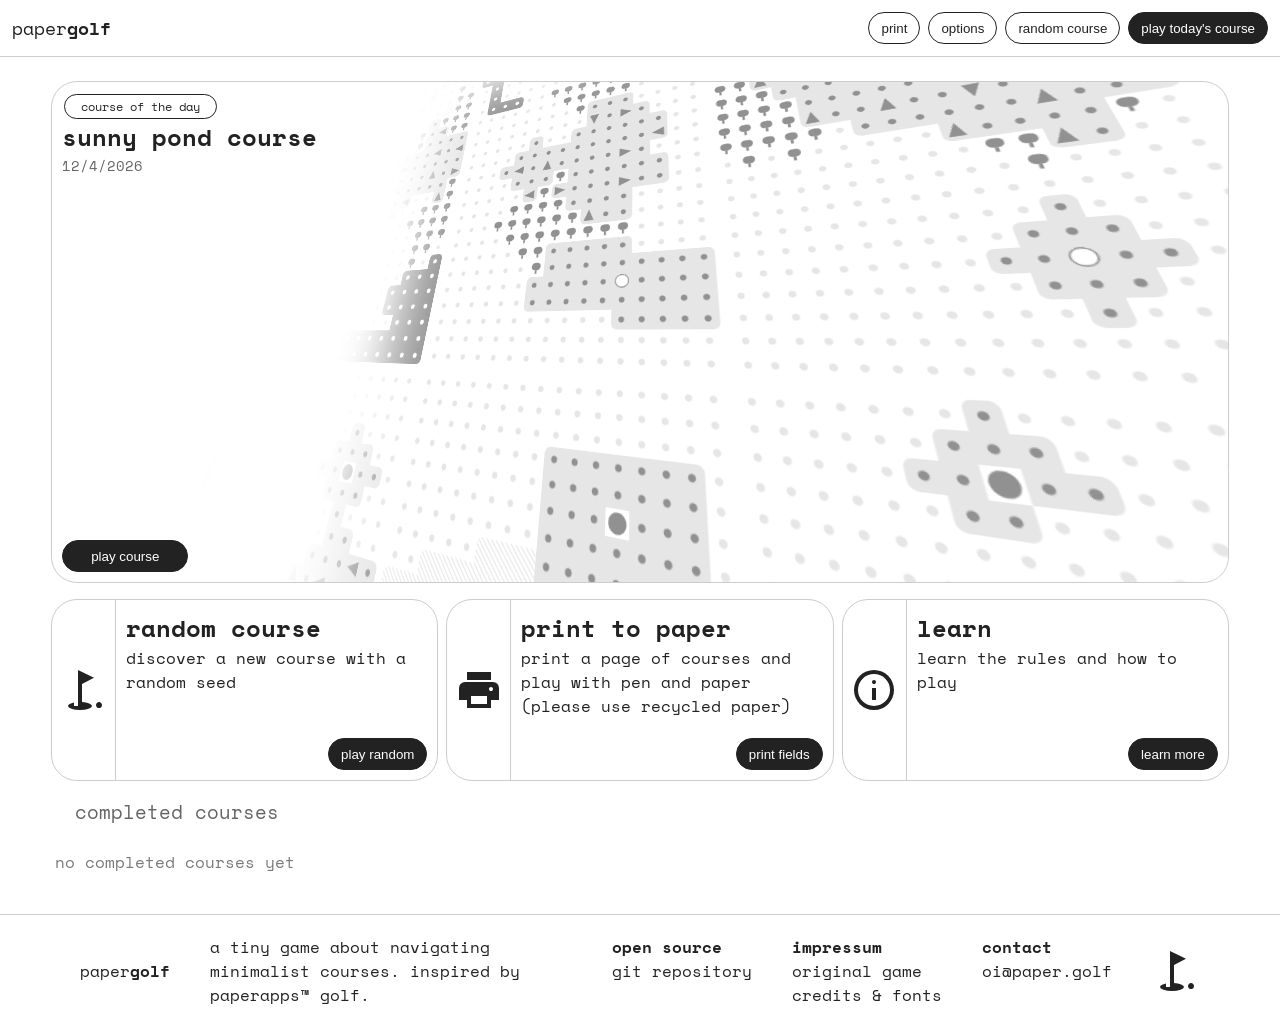
<file: index.html>
<!DOCTYPE html>
<html lang="en">

<!--
    papergolf; a tiny game about navigating minimalist courses. inspired by paperapps™ golf..
    Copyright (C) 2026  flarom

    This program is free software: you can redistribute it and/or modify
    it under the terms of the GNU General Public License as published by
    the Free Software Foundation, either version 3 of the License, or
    (at your option) any later version.

    This program is distributed in the hope that it will be useful,
    but WITHOUT ANY WARRANTY; without even the implied warranty of
    MERCHANTABILITY or FITNESS FOR A PARTICULAR PURPOSE.  See the
    GNU General Public License for more details.

    You should have received a copy of the GNU General Public License
    along with this program.  If not, see <https://www.gnu.org/licenses/>.
-->

<head>
    <meta charset="UTF-8">
    <meta name="viewport" content="width=device-width, initial-scale=1.0">
    <title>papergolf</title>
    <link rel="stylesheet" href="style/style.css?v=20260820e">
    <link rel="shortcut icon" href="media/favicon.png" type="image/x-icon">
</head>
<body>
    <partial name="header"></partial>

    <main class="gallery-page">
        <!-- COURSE OF THE DAY -->
        <section id="daily" class="daily">
            <div class="daily-main">
                <div class="top">
                    <span class="daily-pill">course of the day</span>
                    <h1 id="daily-name" class="daily-name"></h1>
                    <span id="daily-date" class="daily-date"></span>
                </div>
                <div class="bottom">
                    <button id="daily-play" class="daily-play" down-focus="random-play" up-focus="header-logo">play course</button>
                </div>
            </div>
            <div id="daily-main" class="daily-picture">
                <div class="daily-image">
                    <img id="daily-image" alt="course of the day" title="play course">
                </div>
            </div>
        </section>
        <!-- MISC -->
        <section class="misc">
            <div class="card">
                <div class="left">
                    <svg xmlns="http://www.w3.org/2000/svg" height="48px" viewBox="0 -960 960 960" width="48px" fill="#222"><path d="M780-120q-25 0-42.5-17.5T720-180q0-25 17.5-42.5T780-240q25 0 42.5 17.5T840-180q0 25-17.5 42.5T780-120ZM400-80q-100 0-170-23.5T160-160q0-23 33-41t87-29v70h80v-720l320 156-240 124v362q86 5 143 26.5t57 51.5q0 33-70 56.5T400-80Z"/></svg>
                </div>
                <div class="right">
                    <div>
                        <h2>random course</h2>
                        <p>discover a new course with a random seed</p>
                    </div>
                    <div class="button-container">
                        <button onclick="window.location='play.html'" id="random-play" up-focus="daily-play" right-focus="print-fields">play random</button>
                    </div>
                </div>
            </div>
            <div class="card">
                <div class="left">
                    <svg xmlns="http://www.w3.org/2000/svg" height="48px" viewBox="0 -960 960 960" width="48px" fill="#222"><path d="M720-680H240v-160h480v160Zm0 220q17 0 28.5-11.5T760-500q0-17-11.5-28.5T720-540q-17 0-28.5 11.5T680-500q0 17 11.5 28.5T720-460Zm-80 260v-160H320v160h320Zm80 80H240v-160H80v-240q0-51 35-85.5t85-34.5h560q51 0 85.5 34.5T880-520v240H720v160Z"/></svg>
                </div>
                <div class="right">
                    <div>
                        <h2>print to paper</h2>
                        <p>print a page of courses and play with pen and paper</p>
                        <p>(please use recycled paper)</p>
                    </div>
                    <div class="button-container">
                        <button id="print-fields" up-focus="daily-play" left-focus="random-play" right-focus="learn-more">print fields</button>
                    </div>
                </div>
            </div>
            <div class="card">
                <div class="left">
                    <svg xmlns="http://www.w3.org/2000/svg" height="48px" viewBox="0 -960 960 960" width="48px" fill="#222"><path d="M440-280h80v-240h-80v240Zm68.5-331.5Q520-623 520-640t-11.5-28.5Q497-680 480-680t-28.5 11.5Q440-657 440-640t11.5 28.5Q463-600 480-600t28.5-11.5ZM480-80q-83 0-156-31.5T197-197q-54-54-85.5-127T80-480q0-83 31.5-156T197-763q54-54 127-85.5T480-880q83 0 156 31.5T763-763q54 54 85.5 127T880-480q0 83-31.5 156T763-197q-54 54-127 85.5T480-80Zm0-80q134 0 227-93t93-227q0-134-93-227t-227-93q-134 0-227 93t-93 227q0 134 93 227t227 93Zm0-320Z"/></svg>
                </div>
                <div class="right">
                    <div>
                        <h2>learn</h2>
                        <p>learn the rules and how to play</p>
                    </div>
                    <div class="button-container">
                        <button onclick="window.location='learn.html'" id="learn-more" up-focus="daily-play" left-focus="print-fields">learn more</button>
                    </div>
                </div>
            </div>
        </section>
        <!-- GALLERY -->
        <section class="gallery-section">
            <h2 class="gallery-title">completed courses</h2>
            <div class="gallery-carousel">
                <button id="gallery-prev" class="gallery-nav secondary" aria-label="scroll left" left-focus="gallery-next" right-focus="gallery-next" disabled><svg xmlns="http://www.w3.org/2000/svg" height="24px" viewBox="0 -960 960 960" width="24px" fill="222"><path d="M560-240 320-480l240-240 56 56-184 184 184 184-56 56Z"/></svg></button>
                <div id="gallery" class="gallery"></div>
                <button id="gallery-next" class="gallery-nav secondary" aria-label="scroll right" left-focus="gallery-prev" right-focus="gallery-prev" disabled><svg xmlns="http://www.w3.org/2000/svg" height="24px" viewBox="0 -960 960 960" width="24px" fill="222"><path d="M504-480 320-664l56-56 240 240-240 240-56-56 184-184Z"/></svg></button>
            </div>
        </section>
    </main>

    <partial name="footer"></partial>

    <script src="script/app.js?v=20260819d"></script>
    <script src="script/gallery.js?v=20260820f"></script>
    <script src="script/partial.js"></script>
    <script src="script/keyboard-navigation.js"></script>
</body>
</html>
</file>
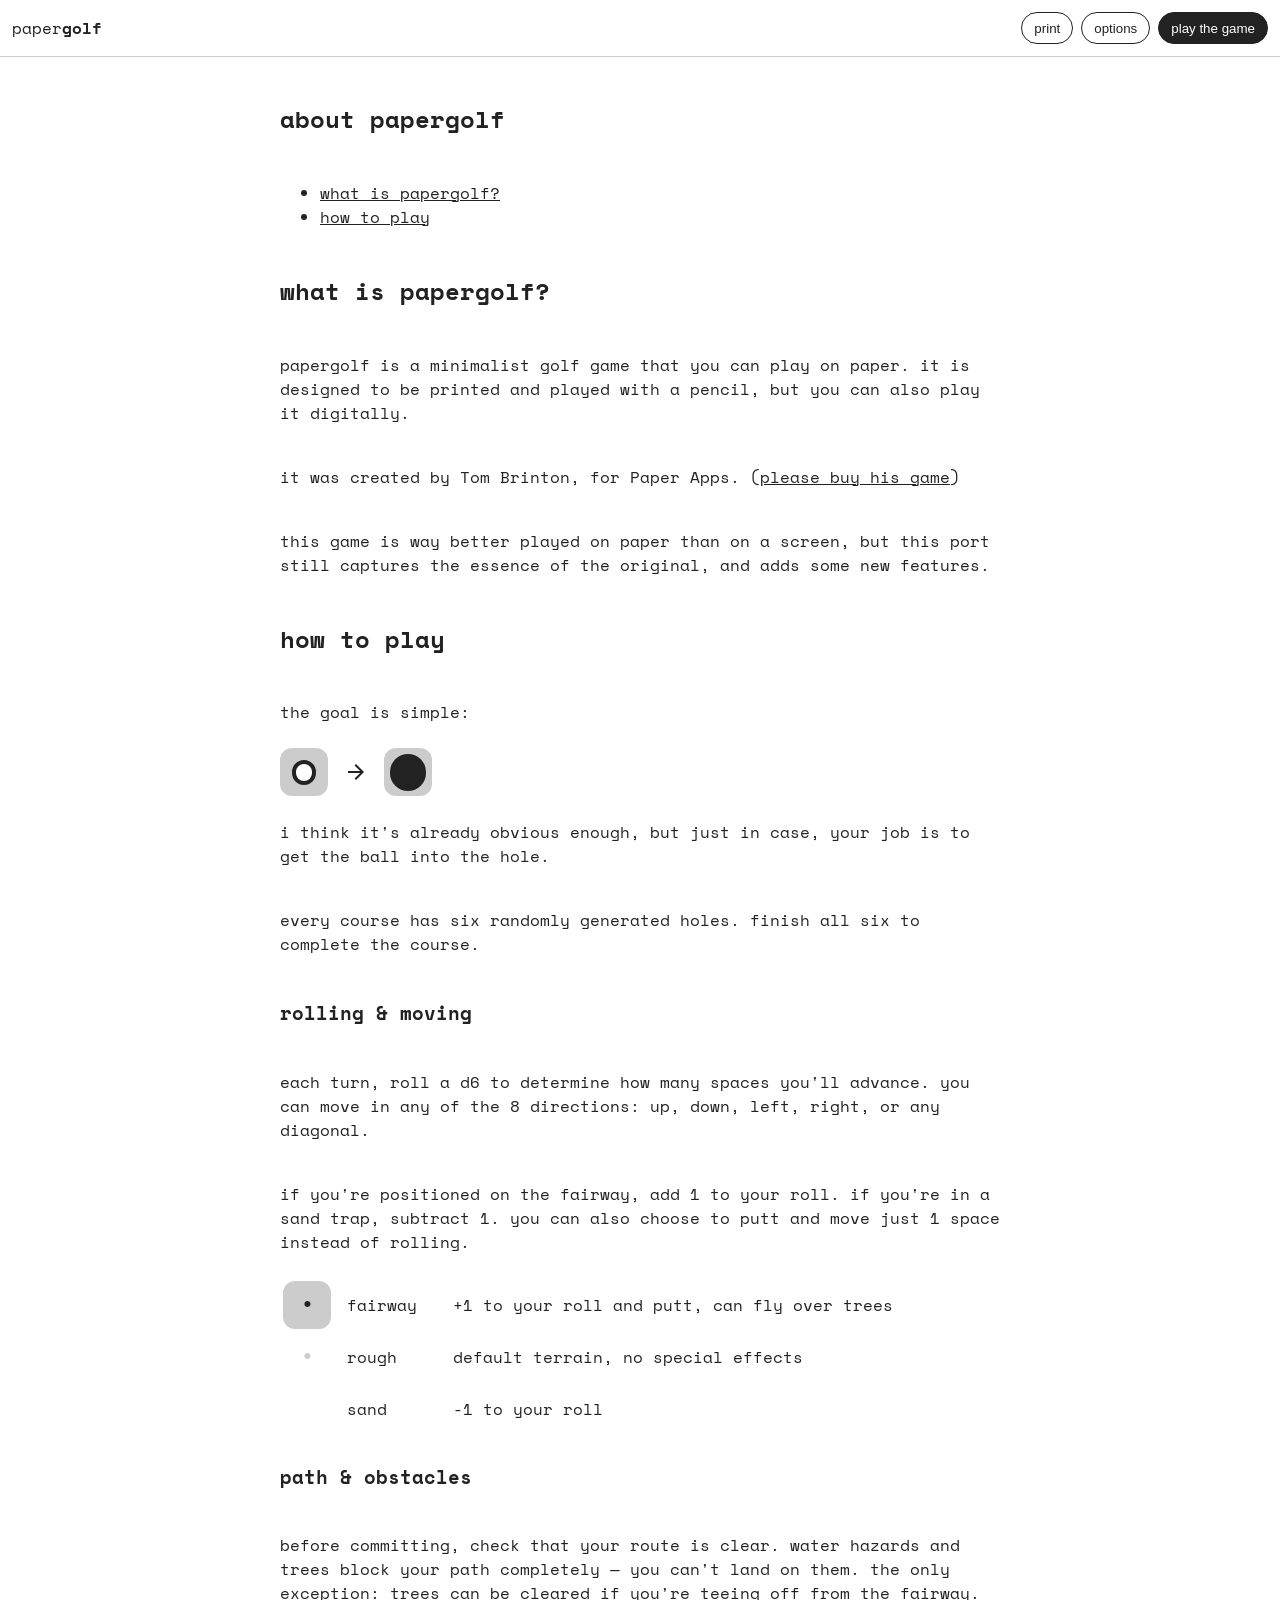
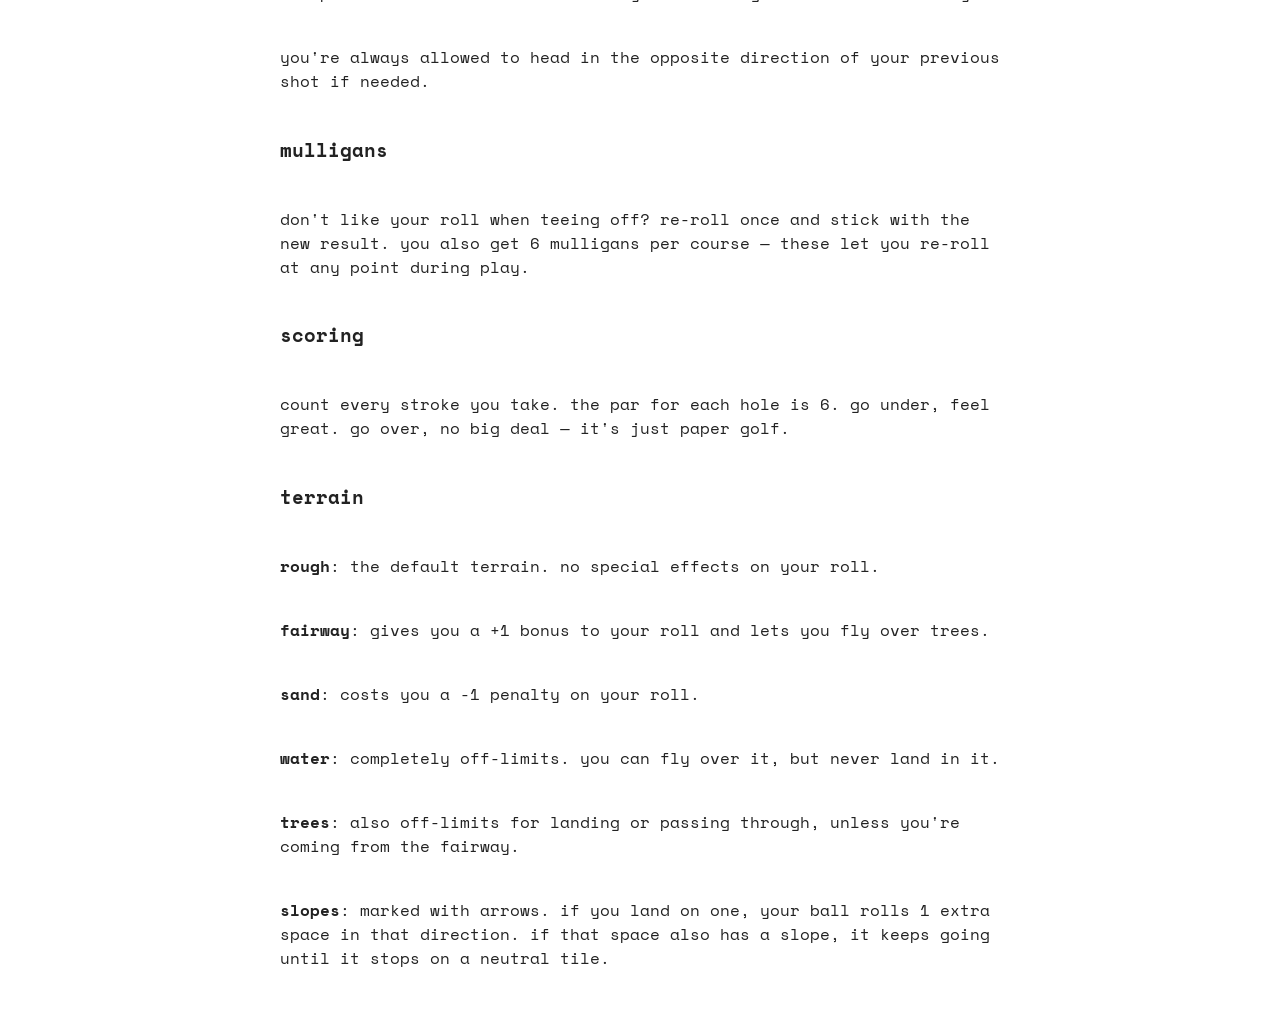
<file: about.html>
<!DOCTYPE html>
<html lang="en">
<head>
    <meta charset="UTF-8">
    <meta name="viewport" content="width=device-width, initial-scale=1.0">
    <title>how to papergolf</title>
    <link rel="stylesheet" href="style/style.css?v=20260819a">
</head>
<body>
    <header>
        <div class="left">
            <a class="title" href="index.html">paper<strong>golf</strong></a>
        </div>
        <div class="right">
            <button class="secondary" onclick="location.href='paper.html'">print</button>
            <button class="secondary">options</button>
            <button onclick="location.href='play.html'">play the game</button>
        </div>
    </header>
    <main>
        <article>
            <h1>about papergolf</h1>
            <summary>
                <ul>
                    <li><a href="#what-is-papergolf">what is papergolf?</a></li>
                    <li><a href="#how-to-play">how to play</a></li>
                </ul>
            </summary>

            <h2 id="what-is-papergolf">what is papergolf?</h2>
            <p>papergolf is a minimalist golf game that you can play on paper. it is designed to be printed and played with a pencil, but you can also play it digitally.</p>
            <p>it was created by Tom Brinton, for Paper Apps. (<a href="https://gladdendesign.com/products/paper-apps-golf" target="_blank" rel="noopener noreferrer">please buy his game</a>)</p>
            <p>this game is way better played on paper than on a screen, but this port still captures the essence of the original, and adds some new features.</p>

            <h2 id="how-to-play">how to play</h2>
            <p>the goal is simple:</p>
            <diagram style="display: flex; align-items: center; gap: 1em;">
                <div class="tile fairway has-ball"></div>
                <svg xmlns="http://www.w3.org/2000/svg" height="24px" viewBox="0 -960 960 960" width="24px" fill="#222"><path d="M647-440H160v-80h487L423-744l57-56 320 320-320 320-57-56 224-224Z"/></svg>
                <div class="tile fairway" hole="1"></div>
            </diagram>
            <p>i think it's already obvious enough, but just in case, your job is to get the ball into the hole.</p>
            <p>every course has six randomly generated holes. finish all six to complete the course.</p>

            <h3>rolling & moving</h3>
            <p>each turn, roll a d6 to determine how many spaces you'll advance. you can move in any of the 8 directions: up, down, left, right, or any diagonal.</p>
            <p>if you're positioned on the fairway, add 1 to your roll. if you're in a sand trap, subtract 1. you can also choose to putt and move just 1 space instead of rolling.</p>

            <table>
                <tbody>
                    <tr>
                        <td>
                            <diagram style="display: flex; align-items: center; gap: 1em;">
                                <div class="tile fairway"></div>
                            fairway
                            </diagram>
                        </td>
                        <td>+1 to your roll and putt, can fly over trees</td>
                    </tr>
                    <tr>
                        <td>
                            <diagram style="display: flex; align-items: center; gap: 1em;">
                                <div class="tile rough"></div>
                            rough
                            </diagram>
                        </td>
                        <td>default terrain, no special effects</td>
                    </tr>
                    <tr>
                        <td>
                            <diagram style="display: flex; align-items: center; gap: 1em;">
                                <div class="tile sand"></div>
                            sand
                            </diagram>
                        </td>
                        <td>-1 to your roll</td>
                    </tr>
                </tbody>
            </table>

            <h3>path &amp; obstacles</h3>
            <p>before committing, check that your route is clear. water hazards and trees block your path completely — you can't land on them. the only exception: trees can be cleared if you're teeing off from the fairway.</p>
            <p>you're always allowed to head in the opposite direction of your previous shot if needed.</p>

            <h3>mulligans</h3>
            <p>don't like your roll when teeing off? re-roll once and stick with the new result. you also get 6 mulligans per course — these let you re-roll at any point during play.</p>

            <h3>scoring</h3>
            <p>count every stroke you take. the par for each hole is 6. go under, feel great. go over, no big deal — it's just paper golf.</p>

            <h3>terrain</h3>
            <p><strong>rough</strong>: the default terrain. no special effects on your roll.</p>
            <p><strong>fairway</strong>: gives you a +1 bonus to your roll and lets you fly over trees.</p>
            <p><strong>sand</strong>: costs you a -1 penalty on your roll.</p>
            <p><strong>water</strong>: completely off-limits. you can fly over it, but never land in it.</p>
            <p><strong>trees</strong>: also off-limits for landing or passing through, unless you're coming from the fairway.</p>
            <p><strong>slopes</strong>: marked with arrows. if you land on one, your ball rolls 1 extra space in that direction. if that space also has a slope, it keeps going until it stops on a neutral tile.</p>
        </article>
    </main>
</body>
</html>
</file>
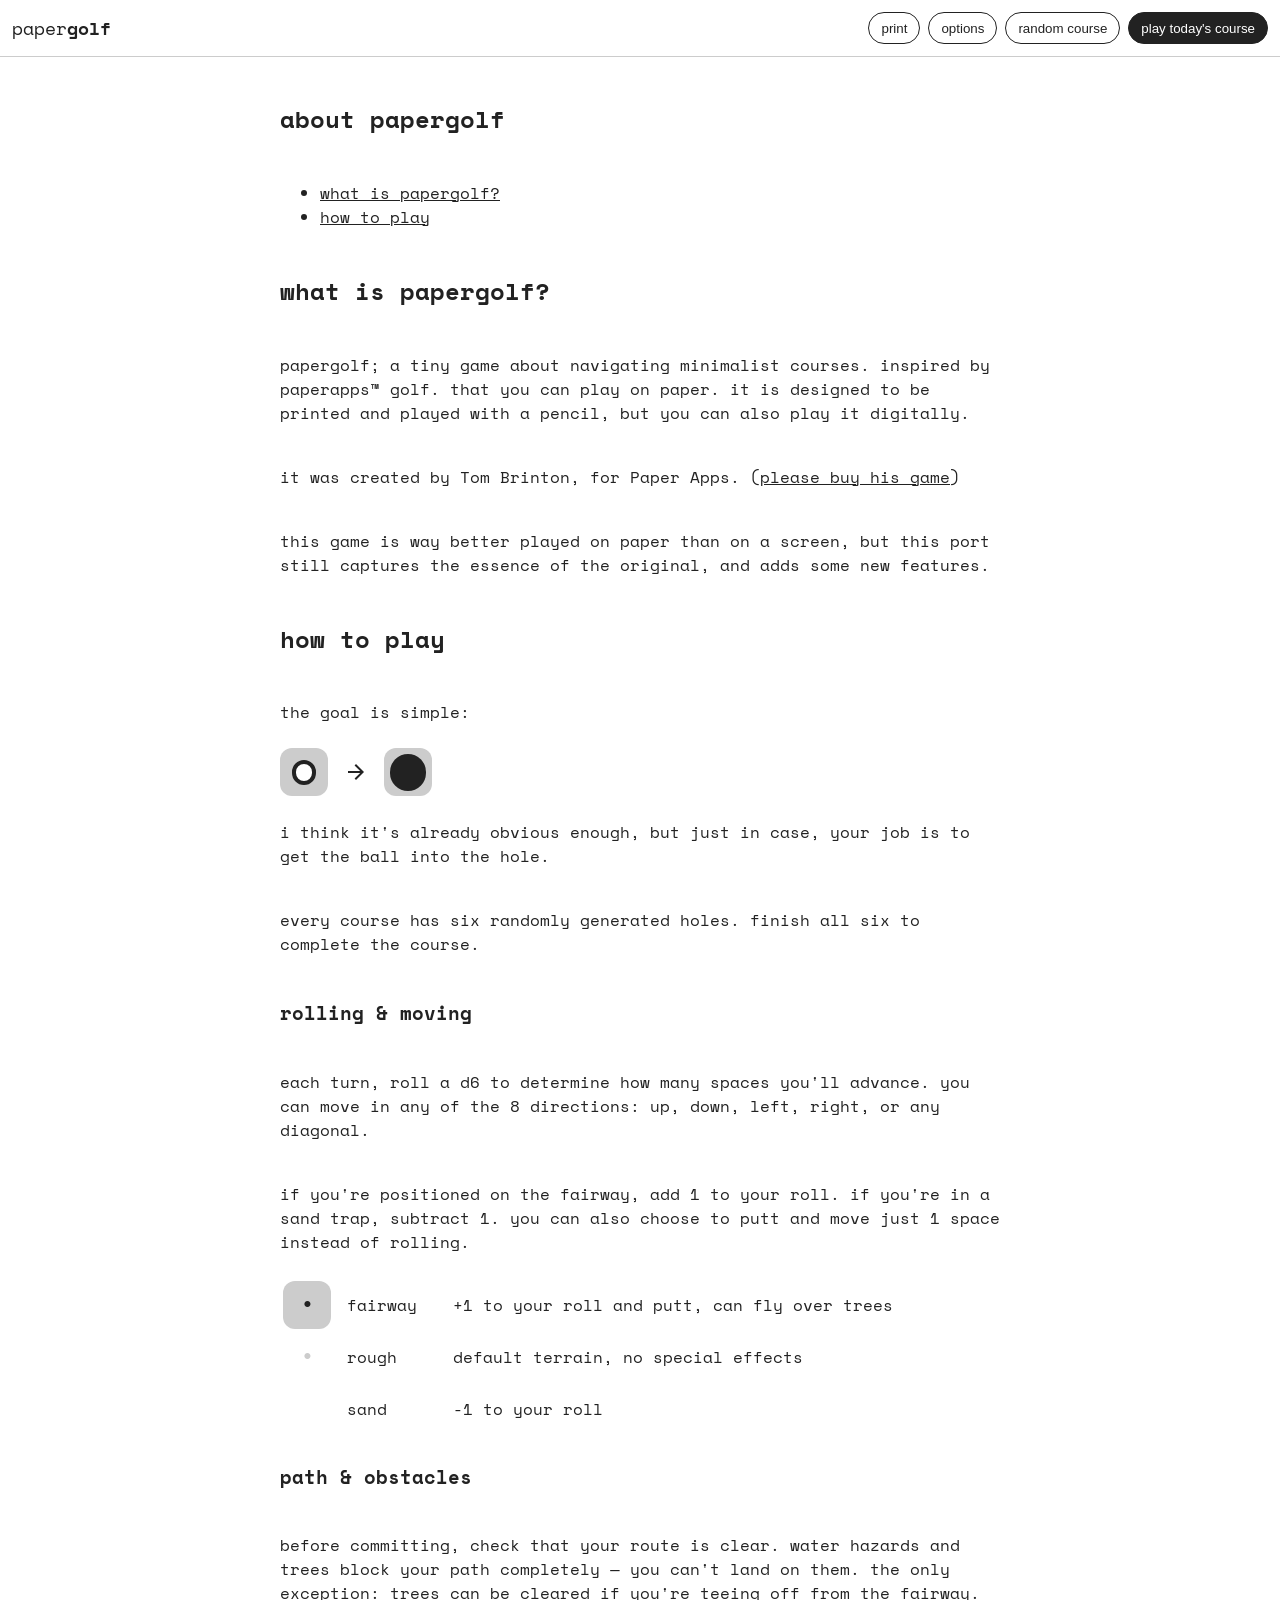
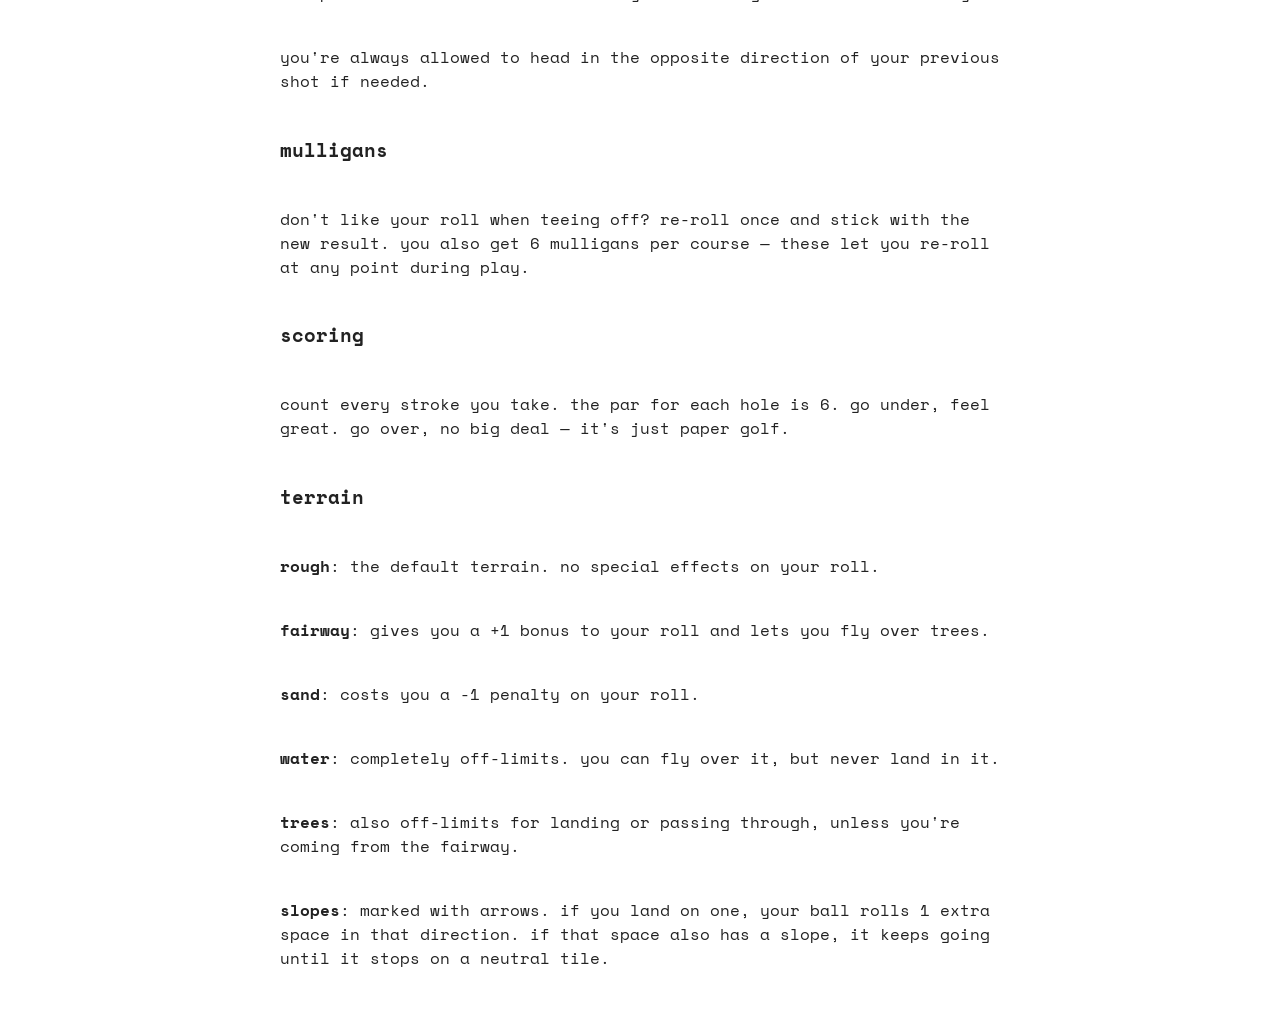
<file: learn.html>
<!DOCTYPE html>
<html lang="en">

<!--
    papergolf; a tiny game about navigating minimalist courses. inspired by paperapps™ golf..
    Copyright (C) 2026  flarom

    This program is free software: you can redistribute it and/or modify
    it under the terms of the GNU General Public License as published by
    the Free Software Foundation, either version 3 of the License, or
    (at your option) any later version.

    This program is distributed in the hope that it will be useful,
    but WITHOUT ANY WARRANTY; without even the implied warranty of
    MERCHANTABILITY or FITNESS FOR A PARTICULAR PURPOSE.  See the
    GNU General Public License for more details.

    You should have received a copy of the GNU General Public License
    along with this program.  If not, see <https://www.gnu.org/licenses/>.
-->

<head>
    <meta charset="UTF-8">
    <meta name="viewport" content="width=device-width, initial-scale=1.0">
    <title>how to papergolf</title>
    <link rel="stylesheet" href="style/style.css?v=20260819a">
</head>
<body>
    <partial name="header"></partial>

    <main>
        <article>
            <h1>about papergolf</h1>
            <summary>
                <ul>
                    <li><a href="#what-is-papergolf">what is papergolf?</a></li>
                    <li><a href="#how-to-play">how to play</a></li>
                </ul>
            </summary>

            <h2 id="what-is-papergolf">what is papergolf?</h2>
            <p>papergolf; a tiny game about navigating minimalist courses. inspired by paperapps™ golf. that you can play on paper. it is designed to be printed and played with a pencil, but you can also play it digitally.</p>
            <p>it was created by Tom Brinton, for Paper Apps. (<a href="https://gladdendesign.com/products/paper-apps-golf" target="_blank" rel="noopener noreferrer">please buy his game</a>)</p>
            <p>this game is way better played on paper than on a screen, but this port still captures the essence of the original, and adds some new features.</p>

            <h2 id="how-to-play">how to play</h2>
            <p>the goal is simple:</p>
            <diagram style="display: flex; align-items: center; gap: 1em;">
                <div class="tile fairway has-ball"></div>
                <svg xmlns="http://www.w3.org/2000/svg" height="24px" viewBox="0 -960 960 960" width="24px" fill="#222"><path d="M647-440H160v-80h487L423-744l57-56 320 320-320 320-57-56 224-224Z"/></svg>
                <div class="tile fairway" hole="1"></div>
            </diagram>
            <p>i think it's already obvious enough, but just in case, your job is to get the ball into the hole.</p>
            <p>every course has six randomly generated holes. finish all six to complete the course.</p>

            <h3>rolling & moving</h3>
            <p>each turn, roll a d6 to determine how many spaces you'll advance. you can move in any of the 8 directions: up, down, left, right, or any diagonal.</p>
            <p>if you're positioned on the fairway, add 1 to your roll. if you're in a sand trap, subtract 1. you can also choose to putt and move just 1 space instead of rolling.</p>

            <table>
                <tbody>
                    <tr>
                        <td>
                            <diagram style="display: flex; align-items: center; gap: 1em;">
                                <div class="tile fairway"></div>
                            fairway
                            </diagram>
                        </td>
                        <td>+1 to your roll and putt, can fly over trees</td>
                    </tr>
                    <tr>
                        <td>
                            <diagram style="display: flex; align-items: center; gap: 1em;">
                                <div class="tile rough"></div>
                            rough
                            </diagram>
                        </td>
                        <td>default terrain, no special effects</td>
                    </tr>
                    <tr>
                        <td>
                            <diagram style="display: flex; align-items: center; gap: 1em;">
                                <div class="tile sand"></div>
                            sand
                            </diagram>
                        </td>
                        <td>-1 to your roll</td>
                    </tr>
                </tbody>
            </table>

            <h3>path &amp; obstacles</h3>
            <p>before committing, check that your route is clear. water hazards and trees block your path completely — you can't land on them. the only exception: trees can be cleared if you're teeing off from the fairway.</p>
            <p>you're always allowed to head in the opposite direction of your previous shot if needed.</p>

            <h3>mulligans</h3>
            <p>don't like your roll when teeing off? re-roll once and stick with the new result. you also get 6 mulligans per course — these let you re-roll at any point during play.</p>

            <h3>scoring</h3>
            <p>count every stroke you take. the par for each hole is 6. go under, feel great. go over, no big deal — it's just paper golf.</p>

            <h3>terrain</h3>
            <p><strong>rough</strong>: the default terrain. no special effects on your roll.</p>
            <p><strong>fairway</strong>: gives you a +1 bonus to your roll and lets you fly over trees.</p>
            <p><strong>sand</strong>: costs you a -1 penalty on your roll.</p>
            <p><strong>water</strong>: completely off-limits. you can fly over it, but never land in it.</p>
            <p><strong>trees</strong>: also off-limits for landing or passing through, unless you're coming from the fairway.</p>
            <p><strong>slopes</strong>: marked with arrows. if you land on one, your ball rolls 1 extra space in that direction. if that space also has a slope, it keeps going until it stops on a neutral tile.</p>
        </article>
    </main>

    <script src="script/partial.js"></script>
    <script src="script/keyboard-navigation.js"></script>
</body>
</html>
</file>
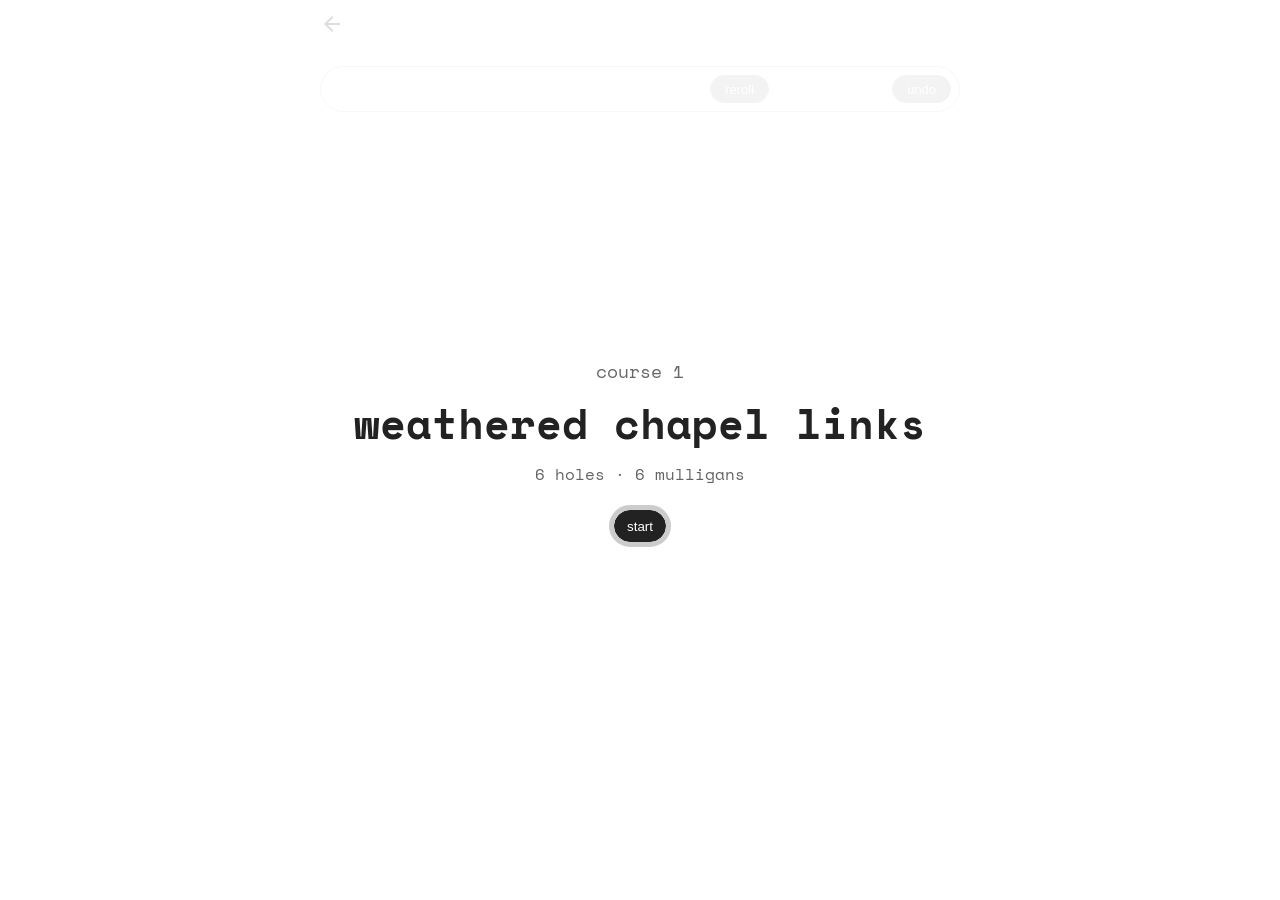
<file: play.html>
<!DOCTYPE html>
<html lang="en">

<!--
    papergolf; a tiny game about navigating minimalist courses. inspired by paperapps™ golf..
    Copyright (C) 2026  flarom

    This program is free software: you can redistribute it and/or modify
    it under the terms of the GNU General Public License as published by
    the Free Software Foundation, either version 3 of the License, or
    (at your option) any later version.

    This program is distributed in the hope that it will be useful,
    but WITHOUT ANY WARRANTY; without even the implied warranty of
    MERCHANTABILITY or FITNESS FOR A PARTICULAR PURPOSE.  See the
    GNU General Public License for more details.

    You should have received a copy of the GNU General Public License
    along with this program.  If not, see <https://www.gnu.org/licenses/>.
-->

<head>
    <meta charset="UTF-8">
    <meta name="viewport" content="width=device-width, initial-scale=1.0">
    <title>papergolf</title>
    <link rel="stylesheet" href="style/style.css?v=20260819a">
</head>
<body>
    <main class="course-page">
        <div class="course-top">
            <a class="back" href="index.html" title="back to menu"><svg xmlns="http://www.w3.org/2000/svg" height="24px" viewBox="0 -960 960 960" width="24px" fill="#222"><path d="m313-440 224 224-57 56-320-320 320-320 57 56-224 224h487v80H313Z"/></svg></a>
            <span id="course-name" class="status-name"></span>
            <span id="mulligans" class="mulligan-dots"></span>
        </div>
        <div id="course"></div>
        <div class="status-bar">
            <span id="hole-indicator" class="status-item"></span>
            <span id="strokes" class="status-item"></span>
            <span id="total" class="status-item"></span>
            <button id="reroll" class="status-undo" disabled>reroll</button>
            <button id="undo" class="status-undo" disabled>undo</button>
        </div>
    </main>

    <p id="message" hidden></p>

    <div id="intro" class="overlay">
        <div class="intro-card">
            <span id="intro-number" class="intro-number"></span>
            <h1 id="intro-name" class="intro-name"></h1>
            <p id="intro-facts" class="intro-facts"></p>
            <button id="intro-start">start</button>
        </div>
    </div>

    <div id="hole-end" class="overlay" hidden>
        <div class="panel">
            <h2 id="hole-end-par"></h2>
            <p id="hole-end-message"></p>
            <button id="hole-end-next">next hole</button>
        </div>
    </div>

    <div id="failure" class="overlay" hidden>
        <div class="panel">
            <h2 id="failure-message"></h2>
            <div style="display: flex; justify-content: end; align-items: center; width: 100%; gap: 8px">
                <button id="failure-quit" class="secondary">fail course</button>
                <button id="failure-undo">use a mulligan</button>
            </div>
        </div>
    </div>

    <div id="course-end" class="overlay" hidden>
        <div class="panel wide">
            <h2 class="end-title">course complete!</h2>
            <span id="course-end-name" class="end-name"></span>
            <div class="end-stats">
                <div id="course-end-mulligans" class="mulligan-dots"></div>
                <span id="course-end-total" class="end-total"></span>
            </div>
            <div id="course-end-image" class="end-image"></div>
            <div id="course-end-holes" class="end-holes" hidden></div>
            <div class="end-actions">
                <button id="course-end-copy" class="secondary">copy image</button>
                <button id="course-end-menu" class="secondary" onclick="location.href='index.html'">back to menu</button>
                <button id="course-end-again">play another course</button>
            </div>
        </div>
    </div>

    <script src="script/sound.js?v=20260819d"></script>
    <script src="script/app.js?v=20260819d"></script>
</body>
</html>
</file>
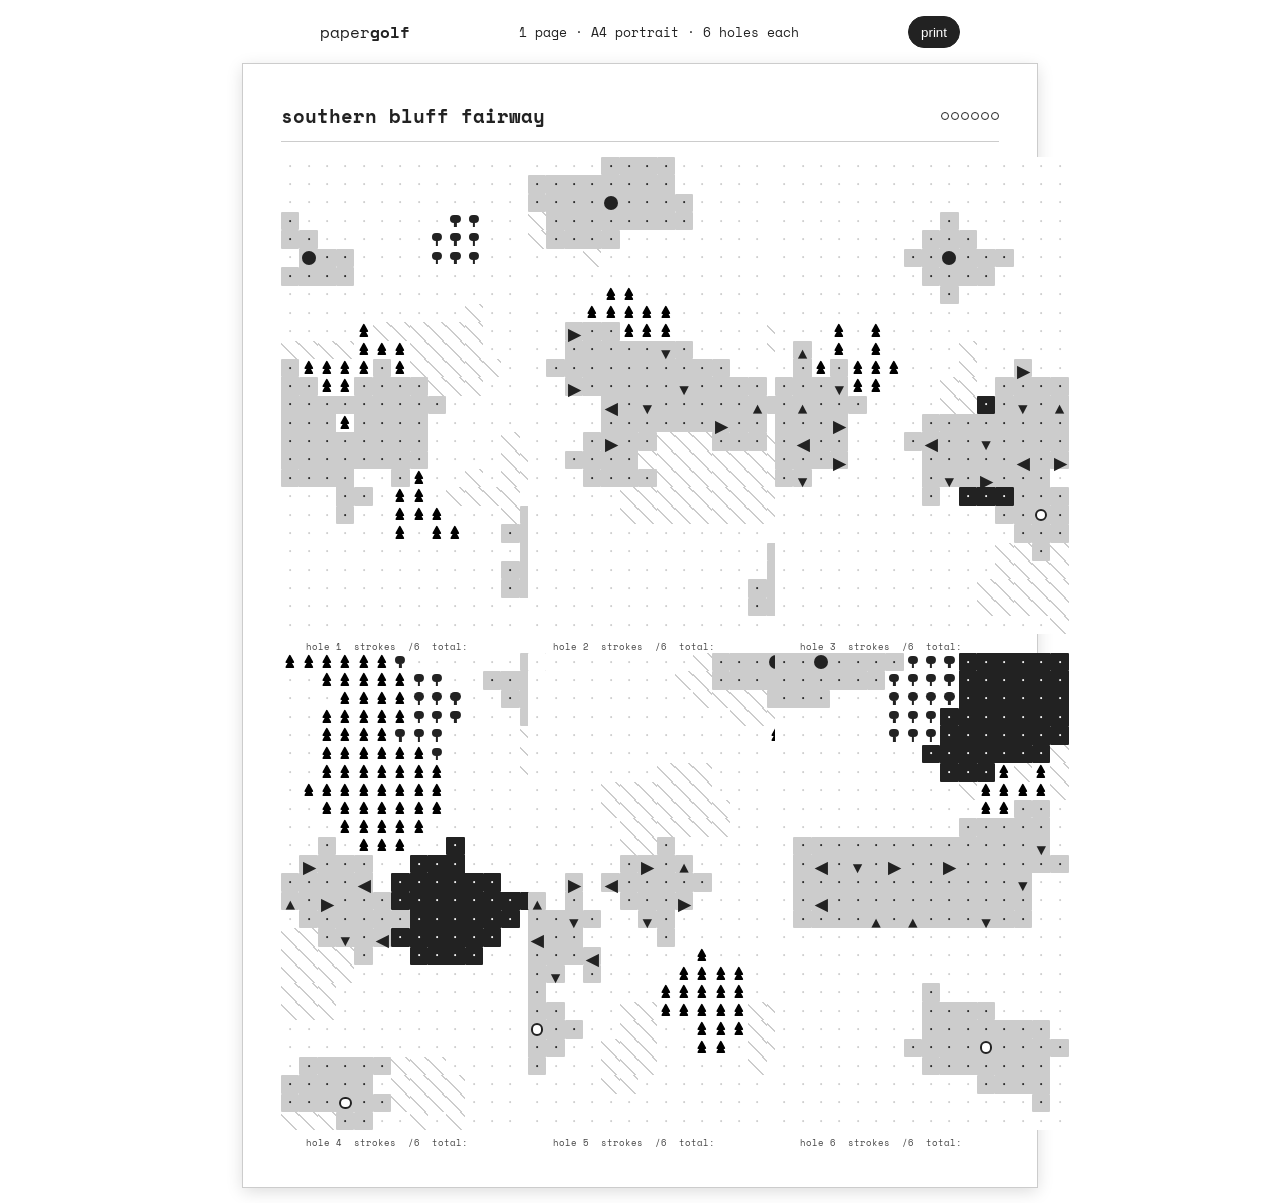
<file: print.html>
<!DOCTYPE html>
<html lang="en">

<!--
    papergolf; a tiny game about navigating minimalist courses. inspired by paperapps™ golf..
    Copyright (C) 2026  flarom

    This program is free software: you can redistribute it and/or modify
    it under the terms of the GNU General Public License as published by
    the Free Software Foundation, either version 3 of the License, or
    (at your option) any later version.

    This program is distributed in the hope that it will be useful,
    but WITHOUT ANY WARRANTY; without even the implied warranty of
    MERCHANTABILITY or FITNESS FOR A PARTICULAR PURPOSE.  See the
    GNU General Public License for more details.

    You should have received a copy of the GNU General Public License
    along with this program.  If not, see <https://www.gnu.org/licenses/>.
-->

<head>
    <meta charset="UTF-8">
    <meta name="viewport" content="width=device-width, initial-scale=1.0">
    <title>papergolf · paper</title>
    <link rel="icon" type="image/x-icon" href="favicon.ico">
    <link rel="stylesheet" href="style/style.css">
    <link rel="stylesheet" href="style/paper.css">
</head>
<body>
    <main class="paper-page">
        <div class="paper-toolbar no-print">
            <a class="title" href="index.html">paper<strong>golf</strong></a>
            <span id="paper-info"></span>
            <button id="print">print</button>
        </div>
        <div id="sheets"></div>
    </main>

    <script src="script/app.js"></script>
    <script src="script/paper.js"></script>
</body>
</html>
</file>
<file: style/style.css>
@import url('https://fonts.googleapis.com/css2?family=Space+Mono:ital,wght@0,400;0,700;1,400;1,700&display=swap');

:root {
    --white: #fff;
    --light-gray:  #ccc;
    --dark-gray:  #666;
    --black: #222;
}

body {
    margin: 0;
    color: var(--black);
    background-color: var(--white);
    /* font-family: system-ui, -apple-system, BlinkMacSystemFont, 'Segoe UI', Roboto, Oxygen, Ubuntu, Cantarell, 'Open Sans', 'Helvetica Neue', sans-serif; */
    font-family: 'Space Mono', monospace;
}

* {
    box-sizing: border-box;
}

*::selection {
    background: var(--black);
    color: var(--white);
}

*:focus {
    
    outline: 5px solid var(--light-gray);
}

/* HEADER */

header {
    border-bottom: 1px solid var(--light-gray);
    padding: 12px;
    display: flex;
    justify-content: space-between;
    align-items: center;
    position: sticky;
    
    .logo {
        font-size: large;
        color: var(--black);
        text-decoration: none;
        user-select: none;
        border-radius: 100px;
        transition: padding .3s;

        &:hover {
            text-decoration: underline;
        }
        &:focus {
            padding: 0px 10px;
        }
    }

    .left {
        display: flex;
        align-items: center;
        justify-content: start;
        gap: 8px;
    }

    .right {
        display: flex;
        align-items: center;
        justify-content: end;
        gap: 8px;
    }
}

a {
    color: var(--black);
    text-decoration: none;
}

button {
    height: 32px;
    padding: 0px 12px;
    border-radius: 32px;
    border: 1px solid var(--black);
    color: var(--white);
    background-color: var(--black);
    transition: padding 0.3s;

    &:hover {
        padding: 0px 24px;
    }

    &.secondary {
        background-color: var(--white);
        color:  var(--black);
    }
}

/* COURSE */

.course-page {
    padding: 12px;
    display: flex;
    flex-direction: column;
    align-items: center;
    gap: 12px;
}

.course-top {
    display: flex;
    align-items: center;
    gap: 16px;
    width: min(90vw, 640px);
}

.mulligan-dots {
    display: flex;
    align-items: center;
    gap: 6px;
    margin-left: auto;
}

.mulligan-dot {
    width: 14px;
    height: 14px;
    border-radius: 50%;
    border: 1.5px solid var(--black);
    background-color: var(--white);
}

.mulligan-dot.used {
    background-color: var(--black);
}

#course {
    display: grid;
    width: min(90vw, 640px, calc((100vh - 150px) / 1.625));
    position: relative;
    user-select: none;
}

.tile {
    position: relative;
    aspect-ratio: 1;
}

/* ROUGH */

.tile.rough {
    background: var(--white);
}

.tile.rough::after {
    content: '•';
    position: absolute;
    inset: 0;
    display: grid;
    place-items: center;
    color: var(--light-gray);
    font-size: 1.3em;
    font-weight: bold;
}

/* FAIRWAY */

.tile.fairway,
.tile.slope,
.tile.hole {
    background: var(--light-gray);
}

.tile.fairway.corner-tl,
.tile.slope.corner-tl { border-top-left-radius:     16px; }
.tile.fairway.corner-tr,
.tile.slope.corner-tr { border-top-right-radius:    16px; }
.tile.fairway.corner-bl,
.tile.slope.corner-bl { border-bottom-left-radius:  16px; }
.tile.fairway.corner-br,
.tile.slope.corner-br { border-bottom-right-radius: 16px; }

.tile.fairway::after {
    content: '•';
    position: absolute;
    inset: 0;
    display: grid;
    place-items: center;
    color: var(--black);
    font-size: 1.3em;
    font-weight: bold;
}

/* SAND */

.tile.sand {
    background-image: repeating-linear-gradient(
        45deg,
        var(--white) 0px,
        var(--white) 10px,
        var(--light-gray) 10px,
        var(--light-gray) 12px
    );
    background-attachment: fixed;
}

.tile.sand.corner-tl { border-top-left-radius:     16px; }
.tile.sand.corner-tr { border-top-right-radius:    16px; }
.tile.sand.corner-bl { border-bottom-left-radius:  16px; }
.tile.sand.corner-br { border-bottom-right-radius: 16px; }

/* WATER */

.tile.water {
    background: var(--black);
}

.tile.water::after {
    content: '•';
    position: absolute;
    inset: 0;
    display: grid;
    place-items: center;
    color: var(--white);
    font-size: 1.3em;
    font-weight: bold;
}

.tile.water.corner-tl { border-top-left-radius:     16px; }
.tile.water.corner-tr { border-top-right-radius:    16px; }
.tile.water.corner-bl { border-bottom-left-radius:  16px; }
.tile.water.corner-br { border-bottom-right-radius: 16px; }

/* HOLE */

.tile[hole="1"]::after {
    content: '';
    position: absolute;
    inset: 12%;
    border-radius: 50%;
    background: var(--black);
}

/* BALL START */

.tile[ball-start="1"]::after {
    content: '';
    position: absolute;
    inset: 16%;
    border-radius: 50%;
    background: var(--white);
    border: 2px solid var(--black);
    z-index: 2;
}

/* SLOPE */

.tile.slope::after {
    content: '';
    position: absolute;
    inset: 0;
    display: grid;
    place-items: center;
    color: var(--black);
    font-size: 1.3em;
    font-weight: bold;
}

.tile.slope[direction="N"]::after { content: '▲'; font-size: medium; }
.tile.slope[direction="S"]::after { content: '▼'; font-size: medium; }
.tile.slope[direction="W"]::after { content: '◀'; font-size: medium; }
.tile.slope[direction="E"]::after { content: '▶'; font-size: medium; }

/* TREE */

.tile.tree {
    background: var(--white);
    position: relative;
}

/* OAK */
.tile.tree::before {
    content: '';
    position: absolute;
    left: 50%;
    bottom: 18%;
    width: 12%;
    height: 22%;
    background: var(--black);
    transform: translateX(-50%);
}

.tile.tree::after {
    content: '';
    position: absolute;
    left: 50%;
    top: 15%;
    width: 55%;
    height: 45%;
    border-radius: 10px;
    background: var(--black);
    transform: translateX(-50%);
}

/* PINE */

.tile.tree[type="pine"] {
    color: var(--black);
}

.tile.tree[type="pine"]::before,
.tile.tree[type="pine"]::after {
    background: none;
    background-image: url("data:image/svg+xml,%3Csvg xmlns='http://www.w3.org/2000/svg' viewBox='0 0 100 100'%3E%3Cpath d='M11.69,77.96 L42.31,22.04 Q50,8 57.69,22.04 L88.31,77.96 Q96,92 80,92 L20,92 Q4,92 11.69,77.96 Z' fill='currentColor'/%3E%3C/svg%3E");
    background-size: 100% 100%;
    background-repeat: no-repeat;
    border-radius: 0;
    transform: translateX(-50%);
}

/* triângulo de baixo - quase a largura toda do tile */
.tile.tree[type="pine"]::before {
    left: 50%;
    top: 25%;
    bottom: auto;
    width: 100%;
    height: 60%;
}

/* triângulo de cima - um pouco menor, sobrepondo */
.tile.tree[type="pine"]::after {
    left: 50%;
    top: 0%;
    width: 100%;
    height: 60%;
}

/* PATH */

.path-line {
    position: absolute;
    height: 2px;
    border-radius: 2px;
    background: var(--black);
    transform-origin: 0 50%;
    z-index: 2;
    pointer-events: none;
    transition: width 0.2s linear;
}

.tile::before,
.tile::after {
    z-index: 2;
}

/* VISITED */
.tile.visited::after {
    
}

/* BALL MARKER */

#ball-marker {
    position: absolute;
    z-index: 5;
    border-radius: 50%;
    background: var(--white);
    border: 4px solid var(--black);
    box-shadow: 0 2px 6px rgba(0, 0, 0, 0.3);
    pointer-events: none;
    transition: left 0.22s linear, top 0.22s linear;
}

/* DICE */

#dice {
    position: absolute;
    z-index: 20;
    display: grid;
    place-items: center;
    color: var(--black);
    background: var(--white);
    border: 3px solid var(--black);
    border-radius: 22%;
    box-shadow: 4px 4px 0 var(--black);
    pointer-events: none;
    font-weight: bold;
    animation: diceDrop 0.3s ease-out backwards;
}

.dice-value {
    display: block;
    line-height: 1;
}

#dice.settled {
    animation: diceSettle 0.3s ease backwards;
}

@keyframes diceDrop {
    from { transform: translateY(-160%) scale(0.4); opacity: 0; }
    to   { transform: translateY(0) scale(1);       opacity: 1; }
}

@keyframes diceSettle {
    0%   { transform: scale(1.75); border-radius: 100%; }
    100% { transform: scale(1);    border-radius: 22%; }
}

#dice-mod {
    position: absolute;
    top: -50%;
    right: -200%;
    display: grid;
    place-items: center;
    color: var(--white);
    background-color: var(--black);
    padding: 5px;
    border-radius: 50%;
    line-height: 1;
    animation: modIn 0.2s ease-in-out backwards;
}

#dice-mod[hidden] {
    display: none;
}

@keyframes modIn {
    0%     { transform: scale(0);   }
    50%    { transform: scale(1.3); }
    100%   { transform: scale(1);   }
}

/* ACTION BUTTONS */

.action-btn {
    position: absolute;
    z-index: 12;
    display: grid;
    place-items: center;
    border-radius: 50%;
    font-weight: bold;
    line-height: 1;
    cursor: pointer;
    user-select: none;
    animation: actionBtnIn 0.25s ease backwards;
    transition: transform 0.12s ease;
}

.action-btn:hover {
    transform: scale(1.1);
}

.action-btn.putt {
    color: var(--black);
    background: var(--white);
    border: 3px solid var(--black);
}

.action-btn.shot {
    color: var(--white);
    background: var(--black);
    border: 3px solid var(--black);
}

@keyframes actionBtnIn {
    from { opacity: 0; transform: scale(0.2); }
    to   { opacity: 1; transform: scale(1); }
}

/* MESSAGE OVERLAY */

#message {
    position: fixed;
    top: 50%;
    left: 50%;
    transform: translate(-50%, -50%);
    box-shadow: 12px 12px 0px var(--black);
    margin: 0;
    padding: 16px 24px;
    max-width: 80vw;
    text-align: center;
    font-size: 1.05em;
    font-weight: bold;
    color: var(--black);
    background: var(--white);
    border: 2px solid var(--black);
    border-radius: 12px;
    z-index: 40;
}

/* STATUS BAR */

.status-bar {
    display: flex;
    align-items: center;
    justify-content: space-between;
    gap: 16px;
    width: min(90vw, 640px);
    padding: 8px 8px 8px 20px;
    border: 1px solid var(--light-gray);
    border-radius: 32px;
    font-size: 0.9em;
}

.status-bar .status-name {
    font-weight: bold;
}

.status-undo {
    height: 28px;
    padding: 0px 14px;
    font-size: 0.9em;
}

.status-undo:disabled {
    opacity: 0.35;
    cursor: default;
}

.status-undo:disabled:hover {
    padding: 0px 14px;
}

/* OVERLAYS */

.overlay {
    position: fixed;
    inset: 0;
    background: rgba(255, 255, 255, 0.85);
    display: grid;
    place-items: center;
    z-index: 50;
}

.overlay[hidden] {
    display: none;
}

.overlay .panel {
    display: flex;
    flex-direction: column;
    align-items: center;
    gap: 14px;
    max-width: 90vw;
    text-align: center;
    border-radius: 12px;
    padding: 8px;
    border: 2px solid var(--black);
    box-shadow: 8px 8px 0px var(--black);
    overflow: hidden;
}

.overlay .panel.wide {
    max-width: 94vw;
}

.overlay button {
    padding: 0px 12px;
}

.overlay button:hover,
button.secondary:hover {
    padding: 0px 24px;
}

/* INTRO */

.intro-card {
    display: flex;
    flex-direction: column;
    align-items: center;
    gap: 8px;
    text-align: center;
    animation: introIn 0.6s ease;
}

.intro-card .intro-number {
    font-size: 1.1em;
    color: var(--dark-gray);
    text-transform: lowercase;
}

.intro-card .intro-name {
    margin: 0;
    font-size: 2.6em;
}

.intro-card .intro-facts {
    margin: 0 0 16px;
    opacity: 0.7;
}

@keyframes introIn {
    from {
        opacity: 0;
        transform: translateY(16px);
    }
    to {
        opacity: 1;
        transform: translateY(0);
    }
}

/* HOLE END / FAILURE */

#hole-end .panel p,
#failure .panel p {
    margin: 0;
    font-size: 1.2em;
}

/* COURSE END */

.end-title {
    margin: 0;
    font-size: 1.8em;
}

.end-name {
    font-size: 1.4em;
    font-weight: bold;
}

.end-mulligans {
    opacity: 0.7;
}

.end-stats {
    display: flex;
    align-items: center;
    gap: 1em;
}

.end-total {
    font-weight: bold;
}

.end-holes {
    display: flex;
    gap: 10px;
    flex-wrap: wrap;
    justify-content: center;
}

.end-image {
    width: 100%;
    display: flex;
    justify-content: center;
}

.end-image .course-img {
    width: min(90vw, 640px);
    height: auto;
    border: 1px solid var(--light-gray);
    border-radius: 12px;
}

.end-actions {
    display: flex;
    flex-wrap: wrap;
    justify-content: center;
    gap: 8px;
}

/* TOAST */

#toast {
    position: fixed;
    bottom: 24px;
    left: 50%;
    transform: translate(-50%, 20px);
    padding: 10px 18px;
    font-size: 0.9em;
    font-weight: bold;
    color: var(--white);
    background: var(--black);
    border-radius: 32px;
    z-index: 90;
    opacity: 0;
    transition: opacity 0.25s, transform 0.25s;
    pointer-events: none;
}

#toast.visible {
    opacity: 1;
    transform: translate(-50%, 0);
}

.hole-thumb {
    display: grid;
    width: 110px;
    pointer-events: none;
}

.hole-thumb .tile {
    border: 1px solid rgba(0, 0, 0, 0.05);
}

.hole-thumb .tile.rough::after,
.hole-thumb .tile.fairway::after,
.hole-thumb .tile.water::after {
    font-size: 0.5em;
}

.hole-thumb .tile.tree::before,
.hole-thumb .tile.tree::after,
.hole-thumb .tile.tree[type="pine"]::before,
.hole-thumb .tile.tree[type="pine"]::after {
    background-size: 100% 100%;
}

.hole-thumb .tile.slope::after {
    font-size: 0.5em;
}

/* ARTICLE */
main:has(article) {
    display: flex;
    flex-direction: column;
    align-items: center;
    gap: 16px;
    padding: 24px;

    article {
        max-width: 720px;
        width: 100%;
        display: flex;
        flex-direction: column;
        gap: 8px;

        a {
            text-decoration: underline;
        }

        .tile {
            width: 48px;
            height: 48px;
            border-radius: 12px;

            &.has-ball {
                position: relative;

                &::after {
                    content: '';
                    position: absolute;
                    inset: 24%;
                    border-radius: 50%;
                    background: var(--white);
                    border: 4px solid var(--black);
                }
            }
        }

        table {
            th {
                text-align: left;
            }
        }
    }
}


/* GALLERY */

.gallery-page {
    padding: 24px;
    display: flex;
    flex-direction: column;
    align-items: center;
    gap: 16px;
}

.gallery-section {
    display: flex;
    flex-direction: column;
    gap: 8px;
}

.gallery-title {
    margin: 0;
    font-size: 1.2em;
    font-weight: normal;
    opacity: 0.7;
    text-transform: lowercase;
    margin-left: 24px;
}

.gallery-carousel {
    display: flex;
    align-items: stretch;
    gap: 8px;
}

.gallery-nav {
    align-self: center;
    flex: 0 0 auto;
    width: 40px;
    height: 40px;
    padding: 0;
    border-radius: 50%;
    font-size: 1.4em;
    line-height: 1;
}

.gallery-nav:hover {
    padding: 0 !important;
}

.gallery-nav:disabled {
    opacity: 0.25;
    cursor: default;
}

.gallery-carousel:has(.gallery.no-nav) .gallery-nav {
    display: none;
}

.gallery {
    display: flex;
    flex-direction: row;
    gap: 16px;
    overflow-x: auto;
    scroll-behavior: smooth;
    scroll-snap-type: x proximity;
    padding: 0px 4px;
    scrollbar-width: thin;
    width: min(92vw, 1440px);
}

.gallery.can-right {
    border-right: 1px solid var(--light-gray);
}
.gallery.can-left {
    border-left: 1px solid var(--light-gray);
}

@media (max-width: 900px) {
    .gallery-nav {
        display: none;
    }
    .gallery-section {
        width: 100vw;
    }
    .gallery {
        width: 100vw;
        padding: 0px 24px;
    }
}

.gallery-empty {
    opacity: 0.6;
}

.course-card {
    flex: 0 0 auto;
    width: 320px;
    scroll-snap-align: center;
    display: flex;
    flex-direction: column;
    border: 1px solid var(--light-gray);
    border-radius: 16px;
    overflow: hidden;
}

.course-skeleton {
    width: 100%;
    aspect-ratio: 1760 / 1952;
    border-bottom: 1px solid var(--light-gray);
    background: linear-gradient(100deg, #f4f4f4 40%, #fbfbfb 50%, #f4f4f4 60%);
    background-size: 200% 100%;
    animation: skeleton-shimmer 1.2s infinite linear;
}

@keyframes skeleton-shimmer {
    to {
        background-position: -200% 0;
    }
}

.course-card .course-img {
    width: 100%;
    height: auto;
    border-bottom: 1px solid var(--light-gray);
}

.course-thumbs {
    display: flex;
    gap: 8px;
}

.course-meta {
    display: flex;
    flex-direction: column;
    height: 100%;
    justify-content: space-between;
    font-size: 0.85em;
    gap: 2ch;
    padding: 1ch;
}

.course-meta .top,
.course-meta .bottom {
    display: flex;
    flex-direction: column;
}

.course-meta .course-name {
    font-weight: bold;
}

.course-mulligans {
    display: flex;
    gap: 3px;
    align-items: center;
}

.course-mulligans .mulligan-dot {
    width: 10px;
    height: 10px;
}

/* COURSE OF THE DAY */

section.daily {
    display: flex;
    width: min(92vw, 1440px);
    border: 1px solid var(--light-gray);
    border-radius: 26px;
    overflow: hidden;
    display: grid;
    grid-template: 1 / 1;
    
    .daily-pill {
        padding: 3px 16px;
        border: 1px solid var(--black);
        border-radius: 999px;
        font-size: 0.75em;
        color: var(--black);
        margin: 2px 0px 0px 2px;
        display: inline-block;
        background-color: var(--white);
    }

    .daily-name {
        margin: 0;
    }

    .daily-main {
        display: flex;
        flex-direction: column;
        justify-content: space-between;
        padding: 10px;
        z-index: 1;
        grid-area: 1 / 1;

        .top {
            display: flex;
            flex-direction: column;
            align-items: start;
        }
    }

    .daily-date {
        font-size: 0.9em;
        color: var(--dark-gray);
    }

    .daily-picture {
        grid-area: 1 / 1;
        cursor: pointer;
        overflow: visible;
        display: grid;
        max-height: 500px;
        place-items: center;
        perspective: 1cm;
    }

    .daily-image {
        width: 100%;
        height: auto;
        transform: rotate3d(1, -1, 0, 3deg) translateX(-10vw) translateY(-25vw) scale(1.2);
        position: relative;
        display: inline-block;
        vertical-align: middle;
        opacity: .5;
        animation: move-bg 180s infinite linear;

        img {
            display: block;
            width: 100%;
            height: auto;
        }

        &::after {
            content: '';
            position: absolute;
            top: 0;
            left: 0;
            width: 100%;
            height: 100%;
            box-shadow: inset 200px 0 100px 10vw white; 
            pointer-events: none;
        }
    }

    .daily-stats {
        display: flex;
        flex-direction: column;
        font-size: 0.85em;
        opacity: 0.8;
        margin-bottom: 8px;
    }

    .daily-mulligans {
        display: flex;
        gap: 3px;
        align-items: center;
    }

    .daily-mulligans .mulligan-dot {
        width: 10px;
        height: 10px;
    }

    .daily-play {
        display: inline-block;
        padding: 8px 28px;
        border: 1px solid var(--black);
        border-radius: 32px;
        color: var(--white);
        background-color: var(--black);
        text-decoration: none;
        transition: padding 0.3s;
    }

    .daily-play:hover {
        padding: 8px 40px;
    }
}

@keyframes move-bg {
    0% {
        transform: rotate3d(1, -1, 0, 3deg) translateX(10vw) translateY(-25vw) scale(1.2);
    }
    50% {
        transform: rotate3d(1, -1, 0, 3deg) translateX(-10vw) translateY(-25vw) scale(1.2);
    }
    100% {
        transform: rotate3d(1, -1, 0, 3deg) translateX(10vw) translateY(-25vw) scale(1.2);
    }
}

section.misc {
    display: flex;
    width: min(92vw, 1440px);
    gap: 8px;
    align-items: stretch;
    justify-content: space-between;
    flex-wrap: wrap;

    .card {
        display: flex;
        border: 1px solid var(--light-gray);
        flex: 1;
        min-width: 300px;
        width: calc(min(92vw, 1440px) /3);
        border-radius: 26px;
        overflow: hidden;

        * {
            margin: 0;
        }

        .left {
            border-right: 1px solid var(--light-gray);
            display: flex;
            align-items: center;
            justify-content: center;
            min-width: 64px;
        }
        .right {
            width: 100%;
            padding: 10px;
            display: flex;
            flex-direction: column;
            justify-content: space-between;
            gap: 20px;

            .button-container {
                display: flex;
                align-items: center;
                justify-content: end;
                gap: 8px;
            }
        }
    }
}
</file>
<file: style/paper.css>
/* PAPER */

@page {
    size: A4 portrait;
    margin: 12mm;
}

.paper-page {
    padding: 16px;
    display: flex;
    flex-direction: column;
    align-items: center;
    gap: 16px;
}

.paper-toolbar {
    display: flex;
    justify-content: space-between;
    align-items: center;
    gap: 12px;
    width: min(90vw, 640px);
}

#paper-info {
    font-size: 0.8em;
    color: var(--black);
}

#sheets {
    display: flex;
    flex-direction: column;
    align-items: center;
    gap: 16px;
}

.sheet {
    box-sizing: border-box;
    padding: 10mm;
    background: var(--white);
    box-shadow: 0 0 0 1px var(--light-gray), 0 4px 16px rgba(0, 0, 0, 0.15);
    display: flex;
    flex-direction: column;
}

.sheet-heading {
    display: flex;
    justify-content: space-between;
    align-items: center;
    padding-bottom: 3mm;
    border-bottom: 1px solid var(--light-gray);
    margin-bottom: 4mm;
}

.sheet-heading-name {
    font-weight: bold;
    font-size: 14pt;
}

.sheet-heading-mulligans {
    display: flex;
    gap: 2px;
}

.mulligan-ball {
    display: inline-block;
    width: 8px;
    height: 8px;
    border-radius: 50%;
    background: var(--white);
    border: 1.5px solid var(--black);
}

.sheet-grid {
    flex: 1;
    display: grid;
    grid-template-columns: 1fr 1fr 1fr;
    grid-template-rows: 1fr 1fr;
    gap: 0mm 6mm;
}

.field-cell {
    container-type: size;
    display: flex;
    flex-direction: column;
    align-items: center;
    min-width: 0;
    min-height: 0;
}

.field {
    width: min(100cqw, calc(100cqh * 16 / 28));
    aspect-ratio: 16 / 26;
    display: grid;
    flex: 1;
    min-height: 0;
}

.field .tile {
    font-size: 5px;
}

.field .tile[class*="corner"] {
    border-radius: 1px;
}

.field .tile.sand {
    background-attachment: scroll;
}

.field-footer {
    width: 100%;
    text-align: center;
    font-size: 7pt;
    padding-top: 1.5mm;
    color: #444;
    flex-shrink: 0;
    white-space: pre;
}

.field-footer .tab {
    display: inline-block;
    width: 12px;
}

@media print {
    *,
    *::before,
    *::after {
        -webkit-print-color-adjust: exact;
        print-color-adjust: exact;
        color-adjust: exact;
    }

    .no-print {
        display: none;
    }

    body {
        background: var(--white);
    }

    .paper-page {
        padding: 0;
    }

    #sheets {
        gap: 0;
    }

    .sheet {
        box-shadow: none;
        break-after: page;
    }

    .sheet:last-child {
        break-after: auto;
    }
}
</file>
